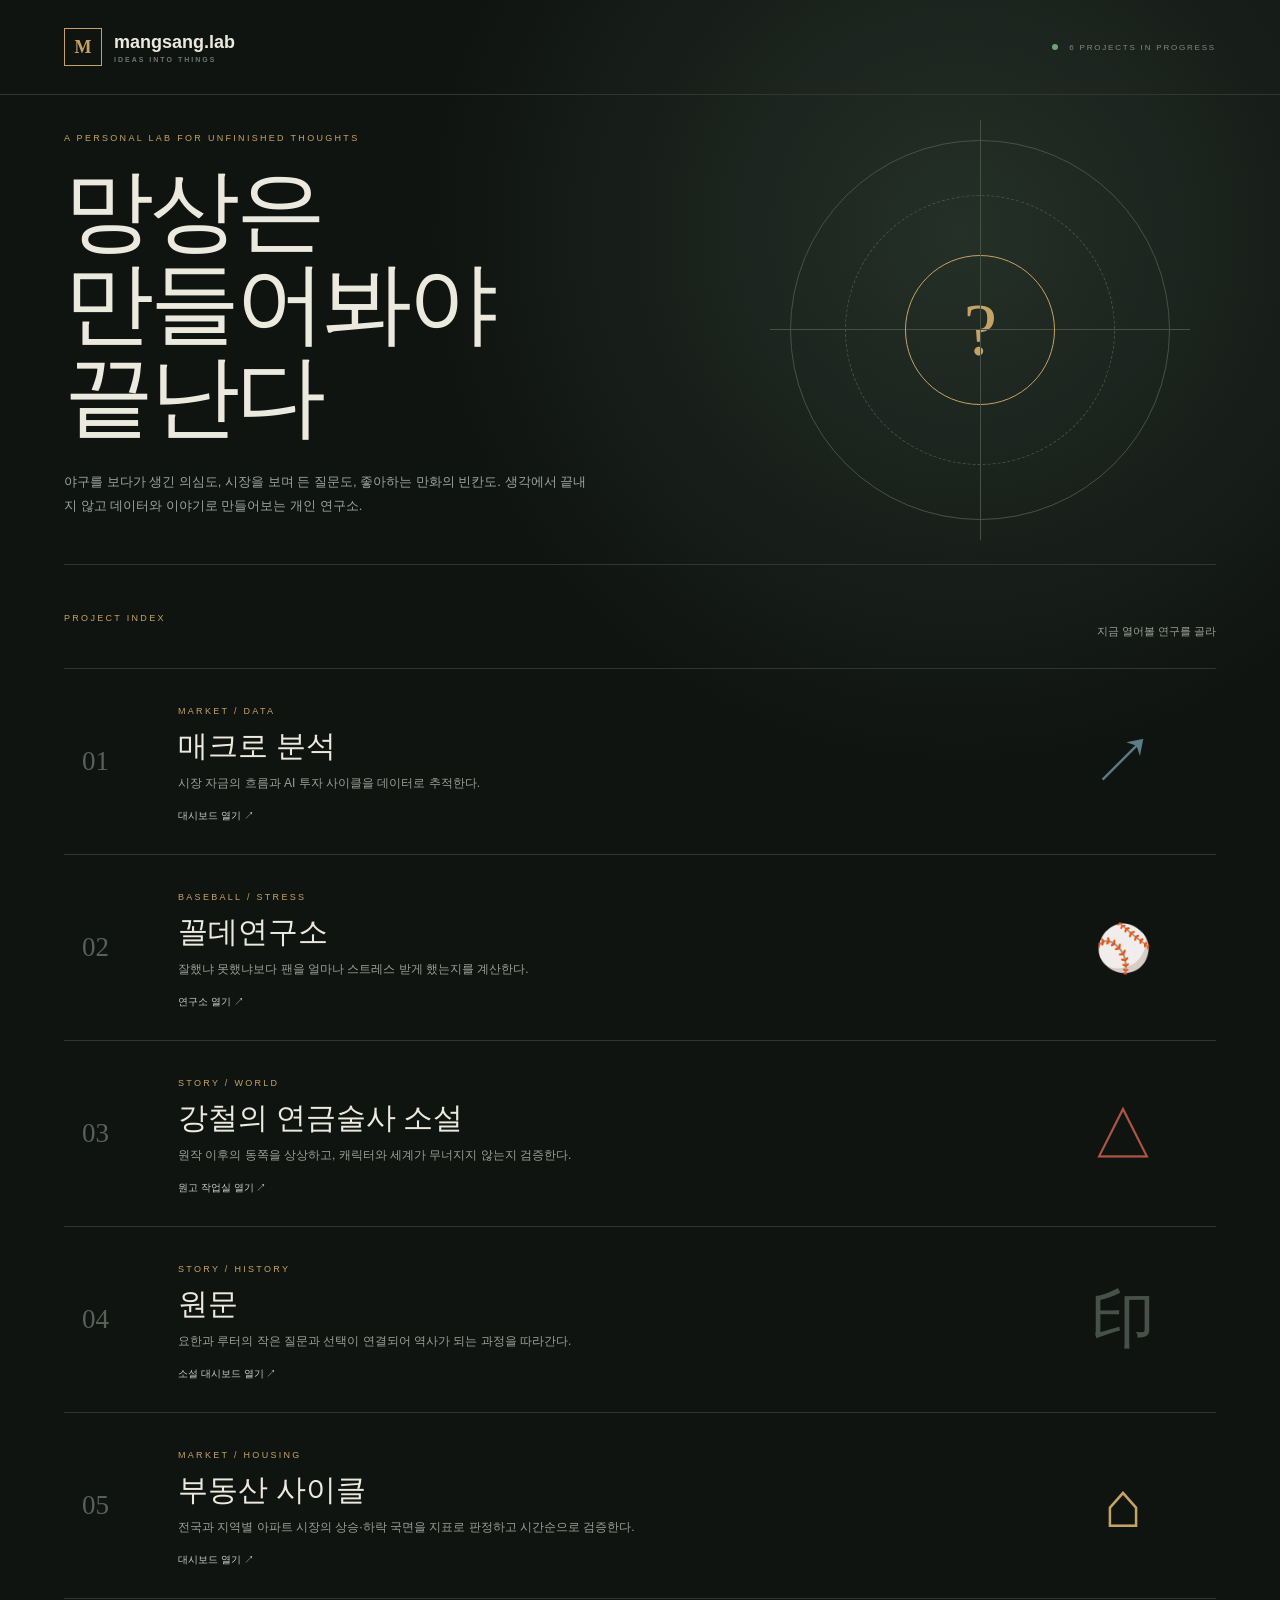
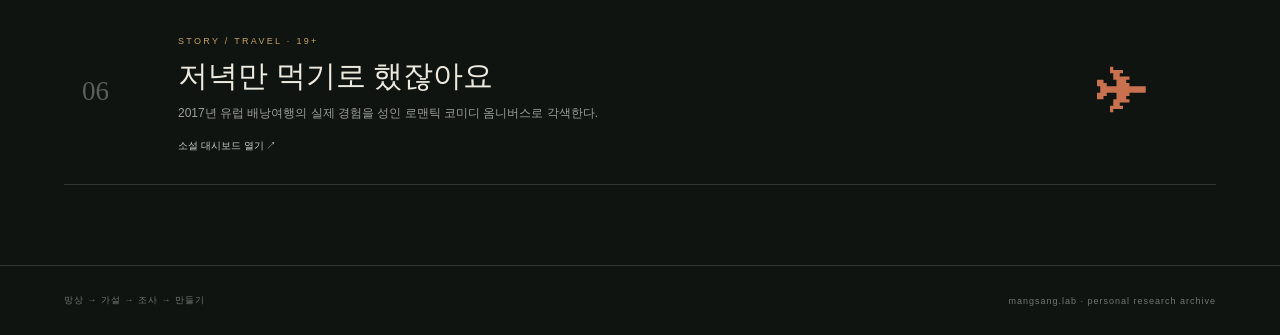
<file: home/index.html>
<!doctype html>
<html lang="ko">
<head>
  <meta charset="utf-8"><meta name="viewport" content="width=device-width,initial-scale=1">
  <meta name="theme-color" content="#101411"><meta name="description" content="생각을 데이터와 이야기로 끝까지 만들어보는 개인 프로젝트 공간">
  <title>망상연구소</title><link rel="stylesheet" href="./style.css">
</head>
<body>
  <header>
    <a class="wordmark" href="./"><span class="mark">M</span><span>mangsang.lab<small>IDEAS INTO THINGS</small></span></a>
    <span class="status"><i></i> 6 PROJECTS IN PROGRESS</span>
  </header>
  <main>
    <section class="hero">
      <div class="hero-copy"><span class="kicker">A PERSONAL LAB FOR UNFINISHED THOUGHTS</span><h1>망상은<br>만들어봐야<br>끝난다</h1><p>야구를 보다가 생긴 의심도, 시장을 보며 든 질문도, 좋아하는 만화의 빈칸도. 생각에서 끝내지 않고 데이터와 이야기로 만들어보는 개인 연구소.</p></div>
      <div class="orbit" aria-hidden="true"><span class="ring r1"></span><span class="ring r2"></span><span class="ring r3"></span><b>?</b></div>
    </section>
    <section class="projects">
      <div class="section-head"><span>PROJECT INDEX</span><p>지금 열어볼 연구를 골라</p></div>
      <a class="project macro" href="./macro/"><div class="number">01</div><div class="project-copy"><span>MARKET / DATA</span><h2>매크로 분석</h2><p>시장 자금의 흐름과 AI 투자 사이클을 데이터로 추적한다.</p><strong>대시보드 열기 ↗</strong></div><div class="glyph">↗</div></a>
      <a class="project lotte" href="./ggolde/"><div class="number">02</div><div class="project-copy"><span>BASEBALL / STRESS</span><h2>꼴데연구소</h2><p>잘했냐 못했냐보다 팬을 얼마나 스트레스 받게 했는지를 계산한다.</p><strong>연구소 열기 ↗</strong></div><div class="glyph">⚾</div></a>
      <a class="project fma" href="./east/"><div class="number">03</div><div class="project-copy"><span>STORY / WORLD</span><h2>강철의 연금술사 소설</h2><p>원작 이후의 동쪽을 상상하고, 캐릭터와 세계가 무너지지 않는지 검증한다.</p><strong>원고 작업실 열기 ↗</strong></div><div class="glyph">△</div></a>
      <a class="project religion" href="./religion/"><div class="number">04</div><div class="project-copy"><span>STORY / HISTORY</span><h2>원문</h2><p>요한과 루터의 작은 질문과 선택이 연결되어 역사가 되는 과정을 따라간다.</p><strong>소설 대시보드 열기 ↗</strong></div><div class="glyph">印</div></a>
      <a class="project housing" href="./housing/"><div class="number">05</div><div class="project-copy"><span>MARKET / HOUSING</span><h2>부동산 사이클</h2><p>전국과 지역별 아파트 시장의 상승·하락 국면을 지표로 판정하고 시간순으로 검증한다.</p><strong>대시보드 열기 ↗</strong></div><div class="glyph">⌂</div></a>
      <a class="project eurang" href="./eurang/"><div class="number">06</div><div class="project-copy"><span>STORY / TRAVEL · 19+</span><h2>저녁만 먹기로 했잖아요</h2><p>2017년 유럽 배낭여행의 실제 경험을 성인 로맨틱 코미디 옴니버스로 각색한다.</p><strong>소설 대시보드 열기 ↗</strong></div><div class="glyph">✈</div></a>
    </section>
  </main>
  <footer><span>망상 → 가설 → 조사 → 만들기</span><span>mangsang.lab · personal research archive</span></footer>
</body>
</html>
</file>
<file: home/style.css>
:root{--bg:#101411;--paper:#ece9df;--muted:#9b9f97;--line:#30372f;--gold:#c6a265;--red:#ad5445;--blue:#5c7c86;font-family:"Segoe UI","Malgun Gothic",sans-serif;background:var(--bg);color:var(--paper)}*{box-sizing:border-box}body{margin:0;min-height:100vh;background:radial-gradient(circle at 75% 12%,#243028 0,transparent 27%),var(--bg)}a{color:inherit;text-decoration:none}header,footer{display:flex;align-items:center;justify-content:space-between;padding:28px clamp(22px,5vw,78px);border-bottom:1px solid var(--line)}.wordmark{display:flex;align-items:center;gap:12px;font-size:18px;font-weight:700}.mark{width:38px;height:38px;border:1px solid var(--gold);display:grid;place-items:center;font-family:Georgia,serif;color:var(--gold)}.wordmark small{display:block;color:#6e766f;letter-spacing:2px;font-size:7px;margin-top:3px}.status{font-size:8px;letter-spacing:1.8px;color:#818980}.status i{display:inline-block;width:6px;height:6px;background:#6da27b;border-radius:50%;margin-right:7px}main{width:min(1320px,100%);margin:auto;padding:0 clamp(22px,5vw,78px) 80px}.hero{min-height:470px;display:flex;align-items:center;justify-content:space-between;border-bottom:1px solid var(--line);position:relative;overflow:hidden}.hero-copy{position:relative;z-index:2}.kicker,.section-head span,.project-copy>span{font-size:9px;letter-spacing:2.3px;color:var(--gold)}h1{font-family:Georgia,"Batang",serif;font-size:clamp(56px,7vw,96px);font-weight:400;line-height:1.04;letter-spacing:-4px;margin:19px 0 26px}.hero p{max-width:530px;color:#9ca49e;line-height:1.9;font-size:13px}.orbit{width:420px;height:420px;position:relative;display:grid;place-items:center;margin-right:2vw}.ring{position:absolute;border:1px solid #465146;border-radius:50%}.r1{inset:20px}.r2{inset:75px;border-style:dashed;transform:rotate(18deg)}.r3{inset:135px;border-color:var(--gold)}.orbit:before,.orbit:after{content:'';position:absolute;background:#465146}.orbit:before{width:100%;height:1px}.orbit:after{height:100%;width:1px}.orbit b{font-family:Georgia,serif;font-size:75px;color:var(--gold);font-weight:400}.projects{padding-top:48px}.section-head{display:flex;justify-content:space-between;color:var(--muted);font-size:11px;margin-bottom:18px}.project{display:grid;grid-template-columns:72px 1fr 150px;gap:24px;align-items:center;border-top:1px solid var(--line);padding:31px 18px;transition:background .2s,transform .2s}.project:last-child{border-bottom:1px solid var(--line)}.project:hover{background:#171d18;transform:translateX(6px)}.number{font-family:Georgia,serif;color:#59605a;font-size:27px}.project-copy h2{font-family:Georgia,"Batang",serif;font-size:30px;font-weight:400;margin:8px 0}.project-copy p{font-size:12px;color:var(--muted);margin:0 0 13px}.project-copy strong{font-size:10px;color:#c9cec8;font-weight:500}.glyph{font-family:Georgia,serif;font-size:64px;text-align:center;color:#465149}.macro .glyph{color:var(--blue)}.lotte .glyph{font-size:46px}.fma .glyph{color:var(--red)}.housing .glyph{color:var(--gold)}.eurang .glyph{color:#c8714f;font-size:52px}footer{border-top:1px solid var(--line);border-bottom:0;color:#6f766f;font-size:9px;letter-spacing:1px}@media(max-width:800px){header{padding:20px 22px}.status{display:none}main{padding:0 22px 50px}.hero{min-height:520px}.orbit{position:absolute;width:320px;height:320px;right:-155px;opacity:.35}.hero p{max-width:85%}h1{letter-spacing:-2px}.project{grid-template-columns:42px 1fr;padding:25px 5px}.glyph{display:none}.project-copy h2{font-size:24px}.project-copy p{line-height:1.7}.section-head p{display:none}footer{padding:20px 22px;display:block;line-height:1.9}footer span{display:block}}
</file>
